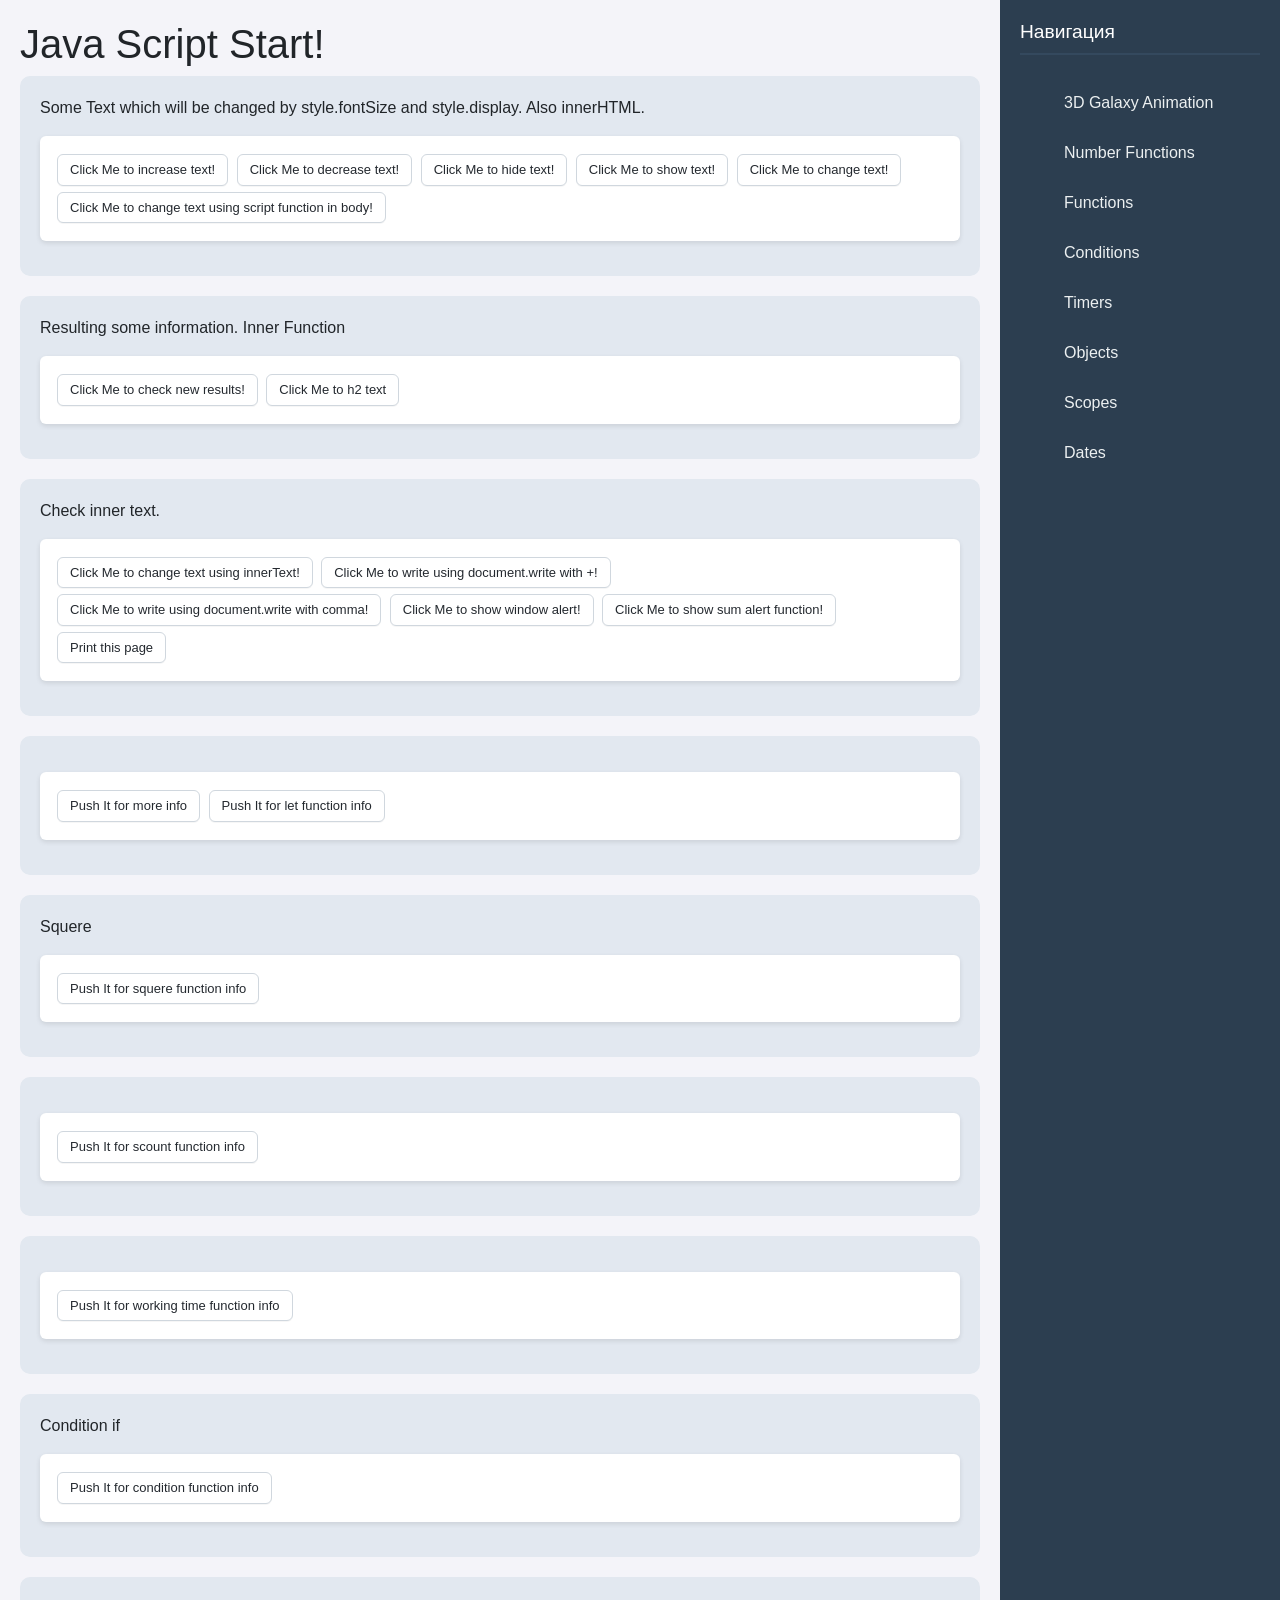
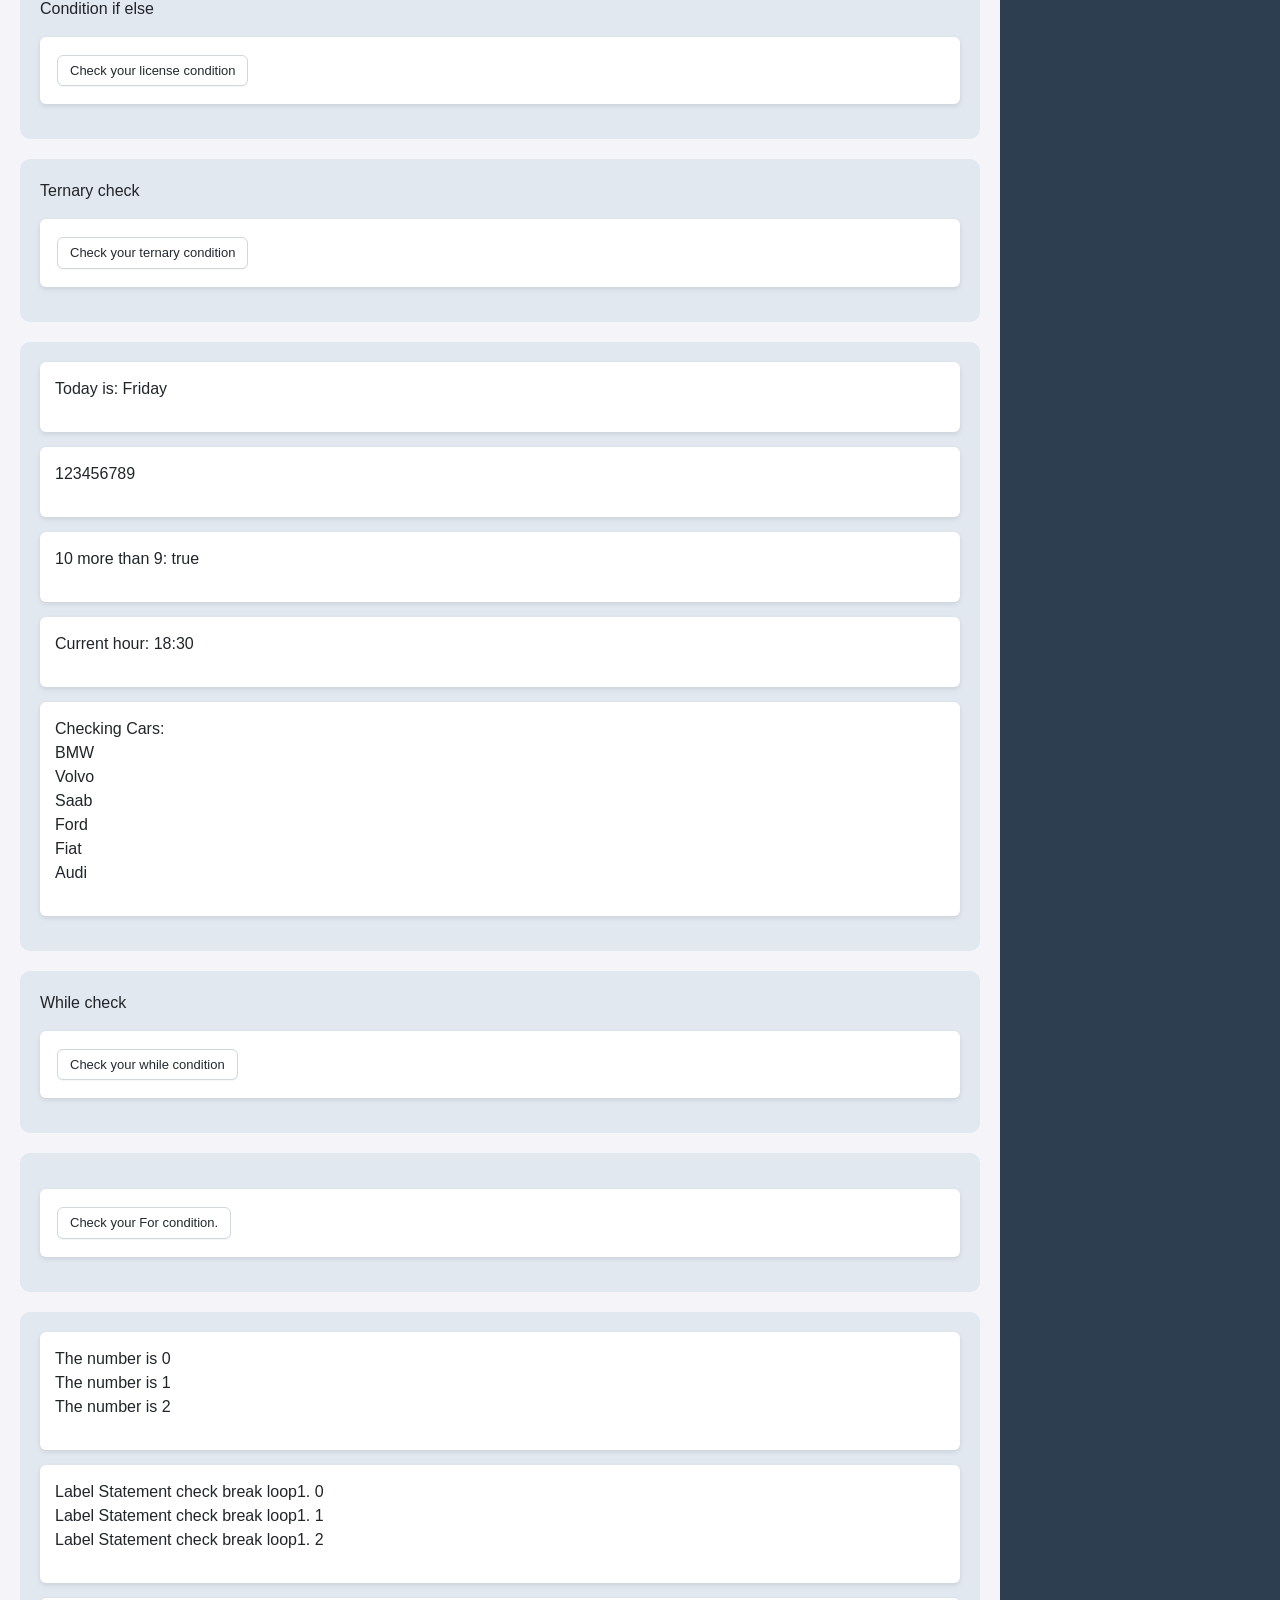
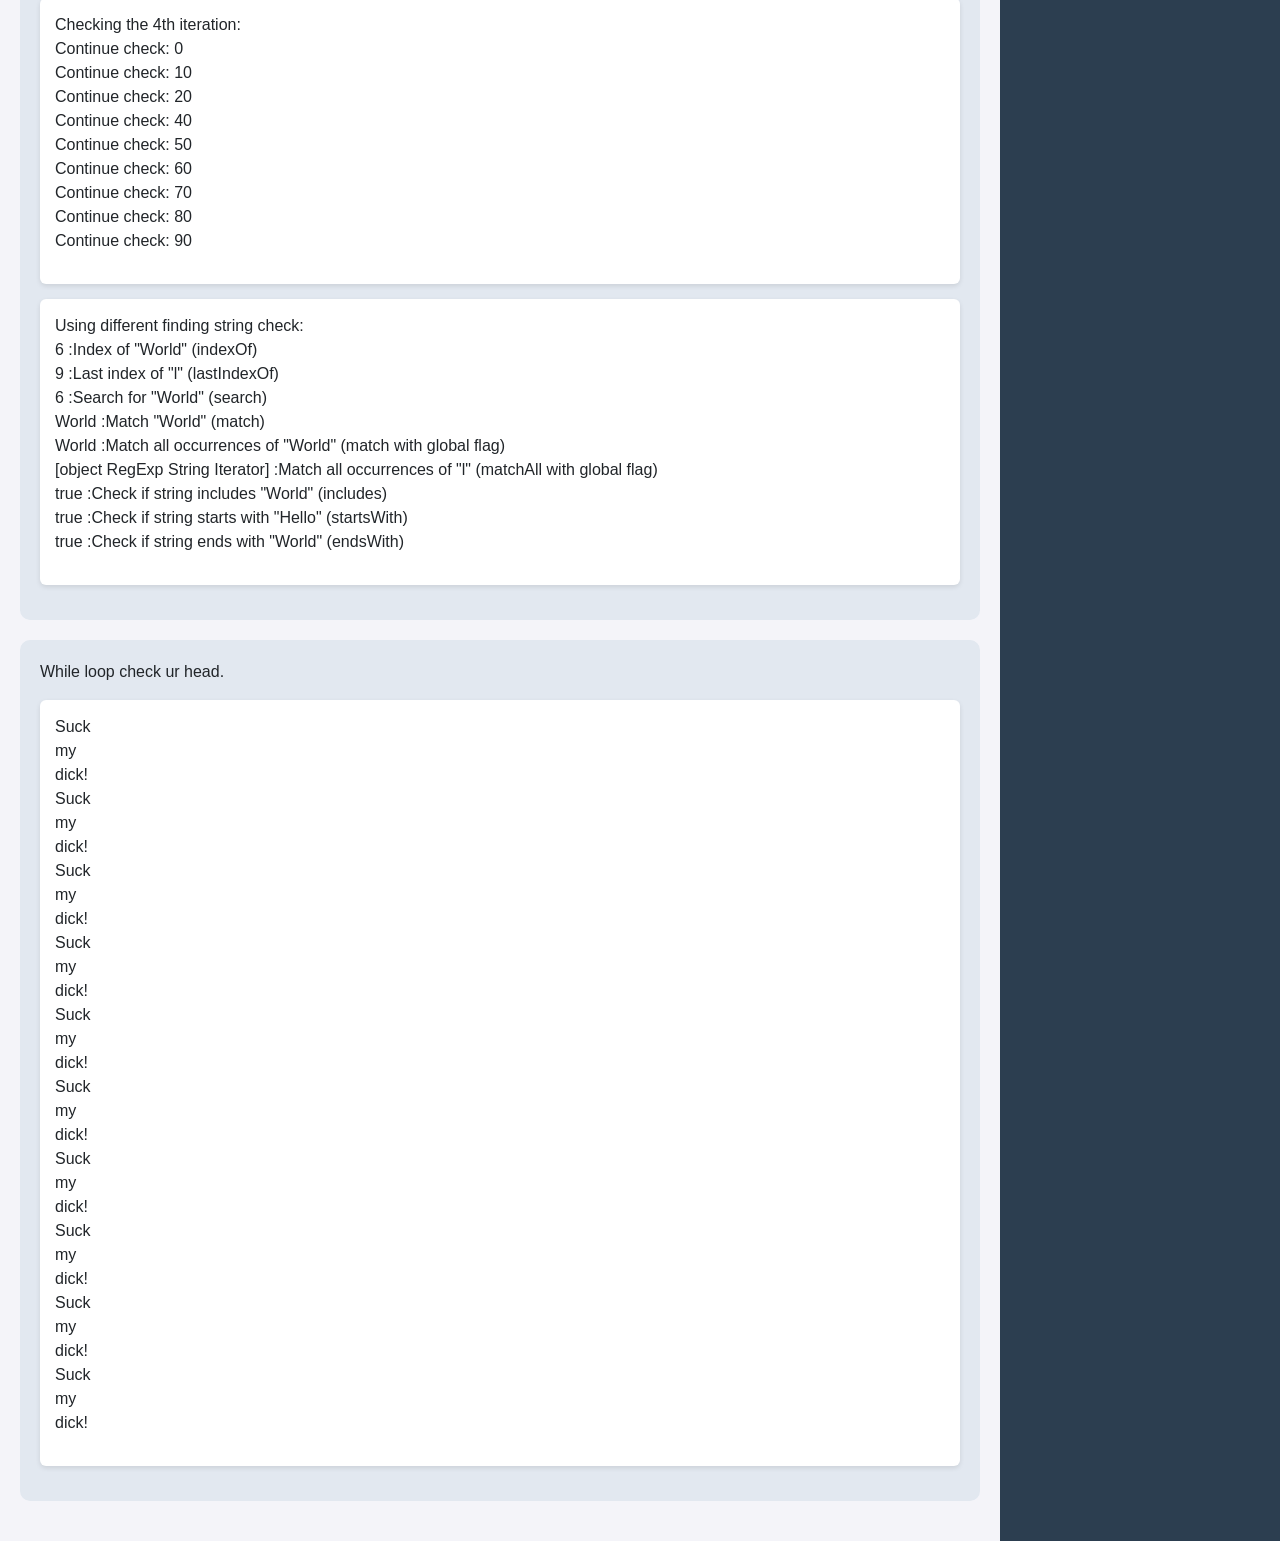
<file: index.html>
<!DOCTYPE html>
<html lang="en">
<head>
    <meta charset="UTF-8">
    <meta name="viewport" content="width=device-width, initial-scale=1.0">
    <link href="https://cdn.jsdelivr.net/npm/bootstrap@5.3.8/dist/css/bootstrap.min.css" rel="stylesheet" integrity="sha384-sRIl4kxILFvY47J16cr9ZwB07vP4J8+LH7qKQnuqkuIAvNWLzeN8tE5YBujZqJLB" crossorigin="anonymous">
    <link rel="stylesheet" href="static/sidebar.css">
    <script src="scripts/script.js" defer></script>
    <script src="scripts/script2.js"defer></script>
    <script src="scripts/loops.js" defer></script>
    <script src="scripts/string.js" defer></script>
    <script src="scripts/main.js" defer></script>
    <title>Java Script Start!</title>
</head>
<body>

    <div class="layout">
    <main class="main-content">
    <h1>Java Script Start!</h1>
    
    <div class="parent-block">
      <p id="demo">Some Text which will be changed by style.fontSize and style.display. Also innerHTML.</p>
      <div class="child-block">
        <button type="button" onclick="document.getElementById('demo').style.fontSize = '25px'">Click Me to increase text!</button>
        <button type="button" onclick="document.getElementById('demo').style.fontSize = '10px'">Click Me to decrease text!</button>
        <button type="button" onclick="document.getElementById('demo').style.display = 'none'">Click Me to hide text!</button>
        <button type="button" onclick="document.getElementById('demo').style.display = 'block'">Click Me to show text!</button>
        <button type="button" onclick="functionToChangeText()">Click Me to change text!</button>
        <button type="button" onclick="functionToChangeText2()">Click Me to change text using script function in body!</button>
      </div>
    </div>

    <div class ="parent-block">
      <p id="result">Resulting some information. Inner Function</p>
      <div class="child-block">
        <button type="button" onclick="CheckNewFile()">Click Me to check new results!</button>
        <button type="button" onclick="innerFunction()">Click Me to h2 text </button>
      </div>
    </div>

    <div class="parent-block">
      <p id="text">Check inner text.</p>  
      <div class="child-block">
        <button type="button" onclick="functionToChangeText3()">Click Me to change text using innerText!</button>
        <button type="button" onclick="write(5 + 6)">Click Me to write using document.write with +!</button>
        <button type="button" onclick="write(5, 6)">Click Me to write using document.write with comma!</button>
        <button type="button" onclick="windowAlert()">Click Me to show window alert!</button>
        <button type="button" onclick="alertFunction()">Click Me to show sum alert function!</button>
        <button onclick="window.print()">Print this page</button>
      </div>
    </div>

    <div class="parent-block">
      <p id="age"></p>
      <div class="child-block">
        <button type="button" onclick="textFunction()">Push It for more info</button>
        <button type="button" onclick="letFunction()">Push It for let function info</button>
      </div>
    </div>

    <div class="parent-block">
      <p id="squere">Squere</p>
      <div class="child-block">
        <button type="button" onclick="SqureFunction(a, b)">Push It for squere function info</button>
      </div>
    </div>

    <div class="parent-block">
      <p id="scount"></p> 
      <div class="child-block">
        <button type="button" onclick="scount()">Push It for scount function info</button>
      </div>
    </div>

    <div class="parent-block">
      <p id="workingTime"></p>
      <div class="child-block">
        <button type="button" onclick="workingTime()">Push It for working time function info</button>
      </div>
    </div>

    <div class="parent-block">
      <p id="condition">Condition if</p>
      <div class="child-block">
        <button type="button" onclick="Condition()">Push It for condition function info</button>
      </div>
    </div>

    <div class="parent-block">
      <p id="condition2">Condition if else</p>
      <div class="child-block">
        <button type="button" onclick="licenseCheck()">Check your license condition</button>
      </div>
    </div>

    <div class="parent-block">
      <p id="ternary">Ternary check</p>
      <div class="child-block">
        <button type="button" onclick="ternaryCheck()">Check your ternary condition</button>
      </div>
    </div>

    <div class="parent-block">
      <div class="child-block">
        <p id="switch"></p>
      </div>
      <div class="child-block">
        <p id="boolean"></p>
      </div>
      <div class="child-block">
        <p id="boolean2"></p>
      </div>
      <div class="child-block">
        <p id="hour">What time is now</p>
      </div>
      <div class="child-block">
        <p id="loopsCheck">Loops check</p>
      </div>
    </div>
    
    <div class="parent-block">
      <p id="whileCheck">While check</p>
      <div class="child-block">
        <button type="button" onclick="whileCheck(event)">Check your while condition</button>
      </div>
    </div>

    <div class="parent-block">
      <p id="forLoops"></p>
      <div class="child-block">
        <button type="button" onclick="forCheck(event)">Check your For condition.</button>
      </div>
    </div>

    <div class="parent-block">
      <div class="child-block">
        <p id="break"></p>
      </div>
      <div class="child-block">
        <p id="labelState"></p>
      </div>
      <div class="child-block">
        <p id="continue"></p>
      </div>
      <div class="child-block">
        <p id="string"></p>
      </div>
    </div>
    <div class="parent-block">
      <p>While loop check ur head.</p>
      <div class="child-block">
        <p id="whileLoop"></p>
      </div>
    </div>
    </main>

    <aside class="sidebar">
      <h2>Навигация</h2>
      <ul class="sidebar-nav">
        <li><a href="galaxy.html">3D Galaxy Animation</a></li>
        <li><a href="number.html">Number Functions</a></li>
        <li><a href="function.html">Functions</a></li>
        <li><a href="condition.html">Conditions</a></li>
        <li><a href="timers.html">Timers</a></li>
        <li><a href="objects.html">Objects</a></li>
        <li><a href="scope.html">Scopes</a></li>
        <li><a href="date.html">Dates</a></li>
      </ul>
    </aside>
    </div>

</body>
</html>
</file>
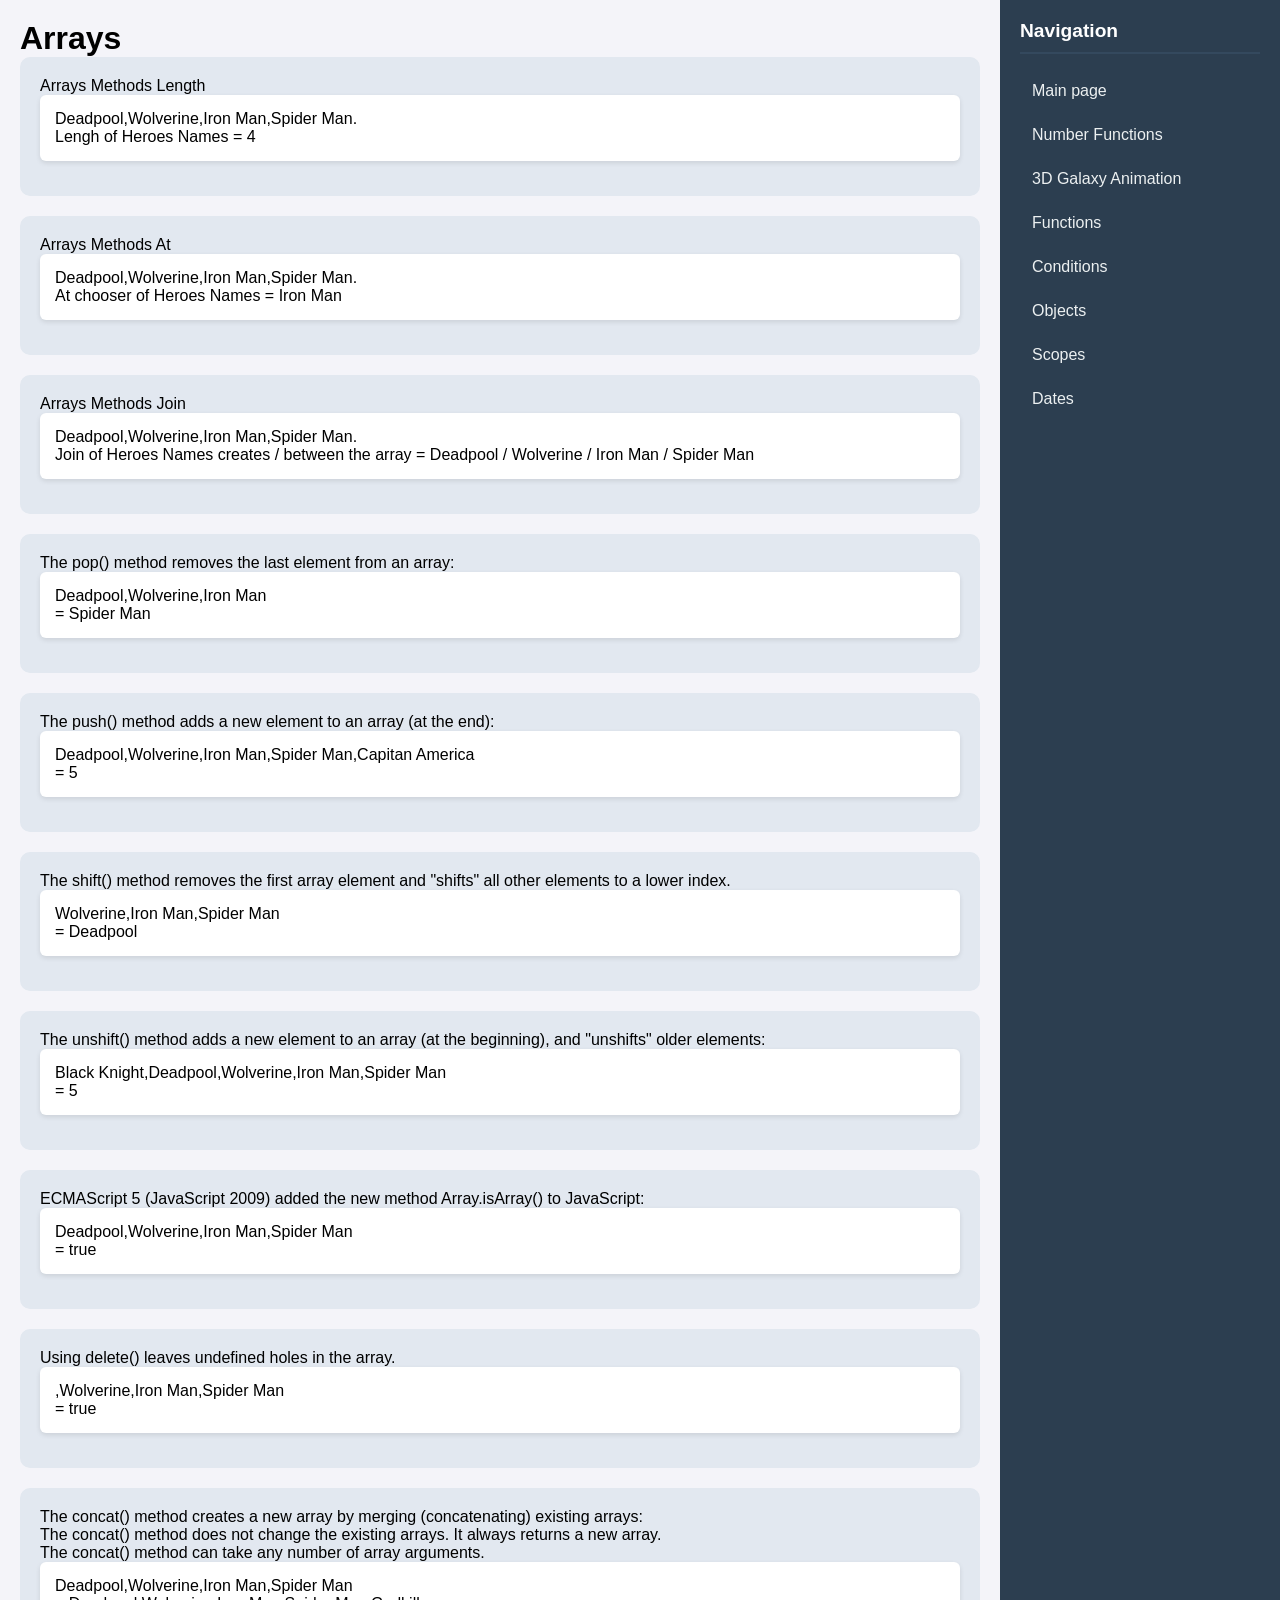
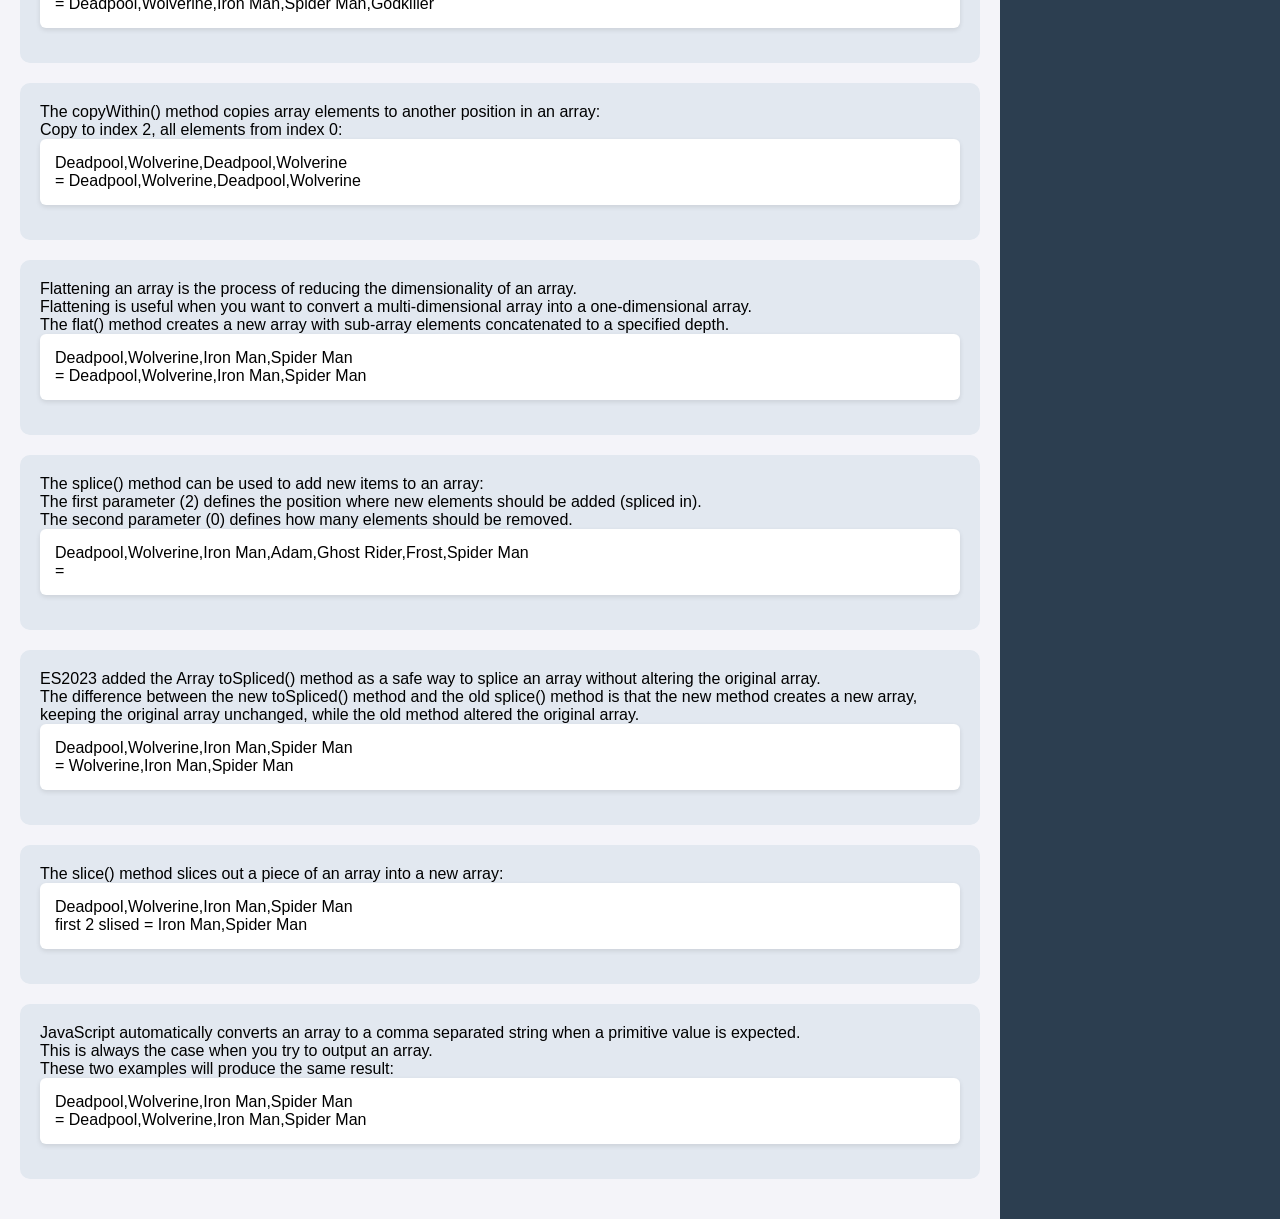
<file: array.html>
<!DOCTYPE html>
<html lang="ru">
<head>
  <meta charset="UTF-8">
  <title>Number</title>
  <!-- Подключаем общий CSS -->
  <link rel="stylesheet" href="static/sidebar.css">
  <script src="scripts/array.js" defer></script>
  <script src="scripts/main.js" defer></script>
</head>
<body>
    
  <div class="layout">
    <!-- Уникальный контент текущей страницы -->
    <main class="main-content">
      <h1>Arrays</h1>
      <div class="parent-block"> 
        <p>Arrays Methods Length</p>
        <div class="child-block">
          <p id="arrayLength"></p>
        </div>
      </div>
      <div class="parent-block"> 
        <p>Arrays Methods At</p>
        <div class="child-block">
          <p id="arrayAt"></p>
        </div>
      </div>
      <div class="parent-block"> 
        <p>Arrays Methods Join</p>
        <div class="child-block">
          <p id="arrayJoin"></p>
        </div>
      </div>
      <div class="parent-block"> 
        <p>The pop() method removes the last element from an array:</p>
        <div class="child-block">
          <p id="arrayPop"></p>
        </div>
      </div>
      <div class="parent-block"> 
        <p>The push() method adds a new element to an array (at the end):</p>
        <div class="child-block">
          <p id="arrayPush"></p>
        </div>
      </div>
      <div class="parent-block"> 
        <p>The shift() method removes the first array element and "shifts" all other elements to a lower index.</p>
        <div class="child-block">
          <p id="arrayShift"></p>
        </div>
      </div>
      <div class="parent-block"> 
        <p>The unshift() method adds a new element to an array (at the beginning), and "unshifts" older elements:</p>
        <div class="child-block">
          <p id="arrayUnshift"></p>
        </div>
      </div>
      <div class="parent-block"> 
        <p>ECMAScript 5 (JavaScript 2009) added the new method Array.isArray() to JavaScript:</p>
        <div class="child-block">
          <p id="arrayIsArray"></p>
        </div>
      </div>
      <div class="parent-block"> 
        <p>Using delete() leaves undefined holes in the array.</p>
        <div class="child-block">
          <p id="arrayDelete"></p>
        </div>
      </div>
      <div class="parent-block"> 
        <p>The concat() method creates a new array by merging (concatenating) existing arrays:</p>
        <p>The concat() method does not change the existing arrays. It always returns a new array.</p>
        <p>The concat() method can take any number of array arguments.</p>
        <div class="child-block">
          <p id="arrayConcat"></p>
        </div>
      </div>
      <div class="parent-block"> 
        <p>The copyWithin() method copies array elements to another position in an array:</p>
        <p>Copy to index 2, all elements from index 0:</p>
        <div class="child-block">
          <p id="arrayCopyWithin"></p>
        </div>
      </div>
      <div class="parent-block"> 
        <p>Flattening an array is the process of reducing the dimensionality of an array.</p>
        <p>Flattening is useful when you want to convert a multi-dimensional array into a one-dimensional array.</p>
        <p>The flat() method creates a new array with sub-array elements concatenated to a specified depth.</p>
        <div class="child-block">
          <p id="arrayFlat"></p>
        </div>
      </div>
      <div class="parent-block"> 
        <p>The splice() method can be used to add new items to an array:</p>
        <p>The first parameter (2) defines the position where new elements should be added (spliced in).</p>
        <p>The second parameter (0) defines how many elements should be removed.</p>
        <div class="child-block">
          <p id="arraySplice"></p>
        </div>
      </div>
      <div class="parent-block"> 
        <p>ES2023 added the Array toSpliced() method as a safe way to splice an array without altering the original array.</p>
        <p>The difference between the new toSpliced() method and the old splice() method is that the new method creates a new array, keeping the original array unchanged, while the old method altered the original array.</p>
        <div class="child-block">
          <p id="arrayToSpliced"></p>
        </div>
      </div>
      <div class="parent-block"> 
        <p>The slice() method slices out a piece of an array into a new array:</p>
        <div class="child-block">
          <p id="arraySlice"></p>
        </div>
      </div>
      <div class="parent-block"> 
        <p>JavaScript automatically converts an array to a comma separated string when a primitive value is expected.</p>
        <p>This is always the case when you try to output an array.</p>
        <p>These two examples will produce the same result:</p>
        <div class="child-block">
          <p id="arrayToString"></p>
        </div>
      </div>



    </main>


    <!-- Общий сайдбар -->
    <aside class="sidebar">
      <h2>Navigation</h2>
      <ul class="sidebar-nav">
        <li><a href="index.html">Main page</a></li>
        <li><a href="number.html">Number Functions</a></li>
        <li><a href="galaxy.html">3D Galaxy Animation</a></li>
        <li><a href="function.html">Functions</a></li>
        <li><a href="condition.html">Conditions</a></li>
        <li><a href="objects.html">Objects</a></li>
        <li><a href="scope.html">Scopes</a></li>
        <li><a href="date.html">Dates</a></li>
      </ul>
    </aside>
  </div>

</body>
</html>
</file>
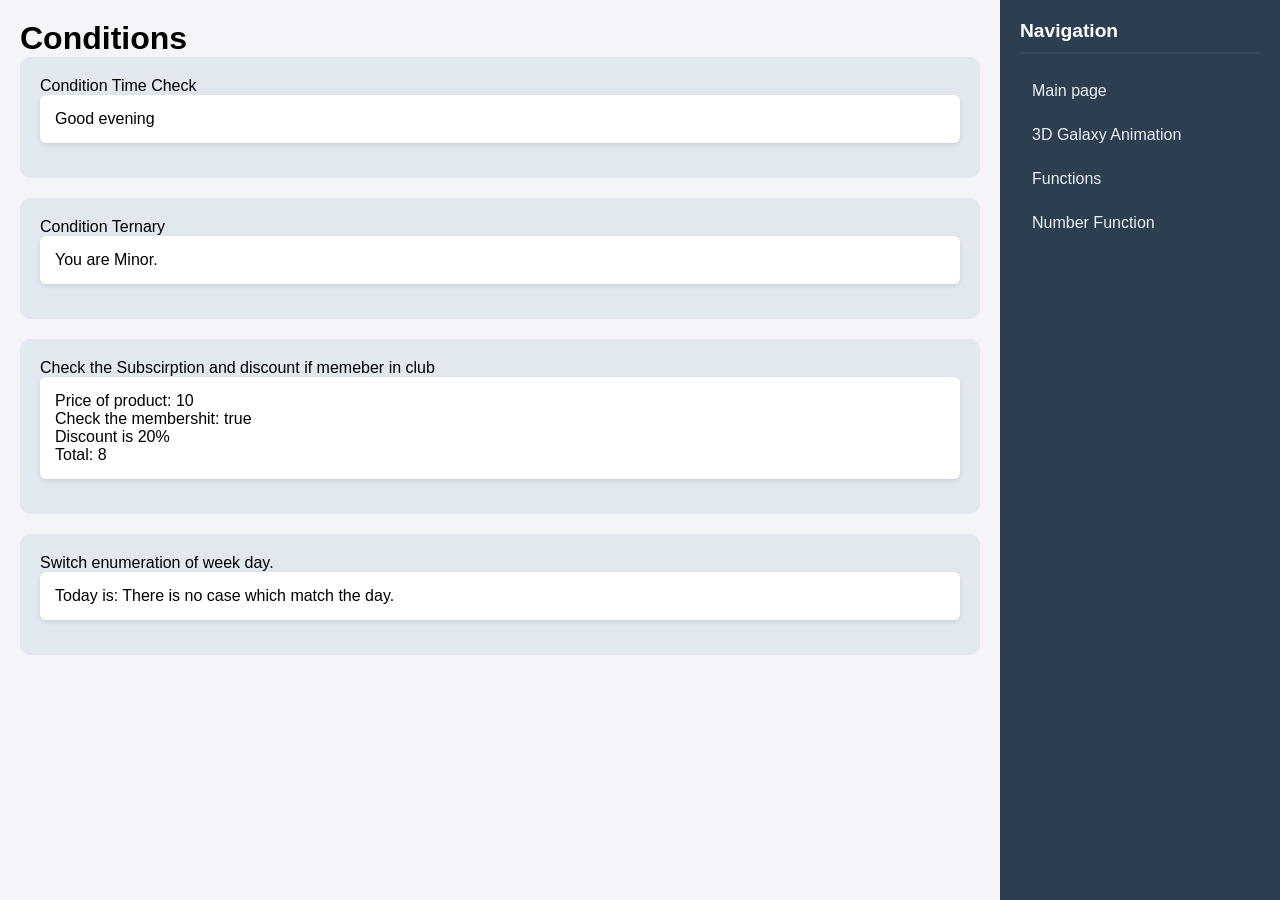
<file: condition.html>
<!DOCTYPE html>
<html lang="ru">
<head>
  <meta charset="UTF-8">
  <title>Number</title>
  <!-- Подключаем общий CSS -->
  <link rel="stylesheet" href="static/sidebar.css">
  <script src="scripts/conditions.js" defer></script>
  <script src="scripts/main.js" defer></script>
</head>
<body>
    
  <div class="layout">
    <!-- Уникальный контент текущей страницы -->
    <main class="main-content">
      <h1>Conditions</h1>
      <div class="parent-block"> 
        <p>Condition Time Check</p>
        <div class="child-block">
          <p id="conditionDateHours"></p>
        </div>
      </div>
      <div class="parent-block"> 
        <p>Condition Ternary</p>
        <div class="child-block">
          <p id="conditionTernary"></p>
        </div>
      </div>
      <div class="parent-block"> 
        <p>Check the Subscirption and discount if memeber in club</p>
        <div class="child-block">
          <p id="conditionTernarySub"></p>
        </div>
      </div>
      <div class="parent-block"> 
        <p>Switch enumeration of week day.</p>
        <div class="child-block">
          <p id="conditionSwitch"></p>
        </div>
      </div>
    </main>


    <!-- Общий сайдбар -->
    <aside class="sidebar">
      <h2>Navigation</h2>
      <ul class="sidebar-nav">
        <li><a href="index.html">Main page</a></li>
        <li><a href="galaxy.html">3D Galaxy Animation</a></li>
        <li><a href="function.html">Functions</a></li>
        <li><a href="number.html">Number Function</a></li>
      </ul>
    </aside>
  </div>

</body>
</html>
</file>
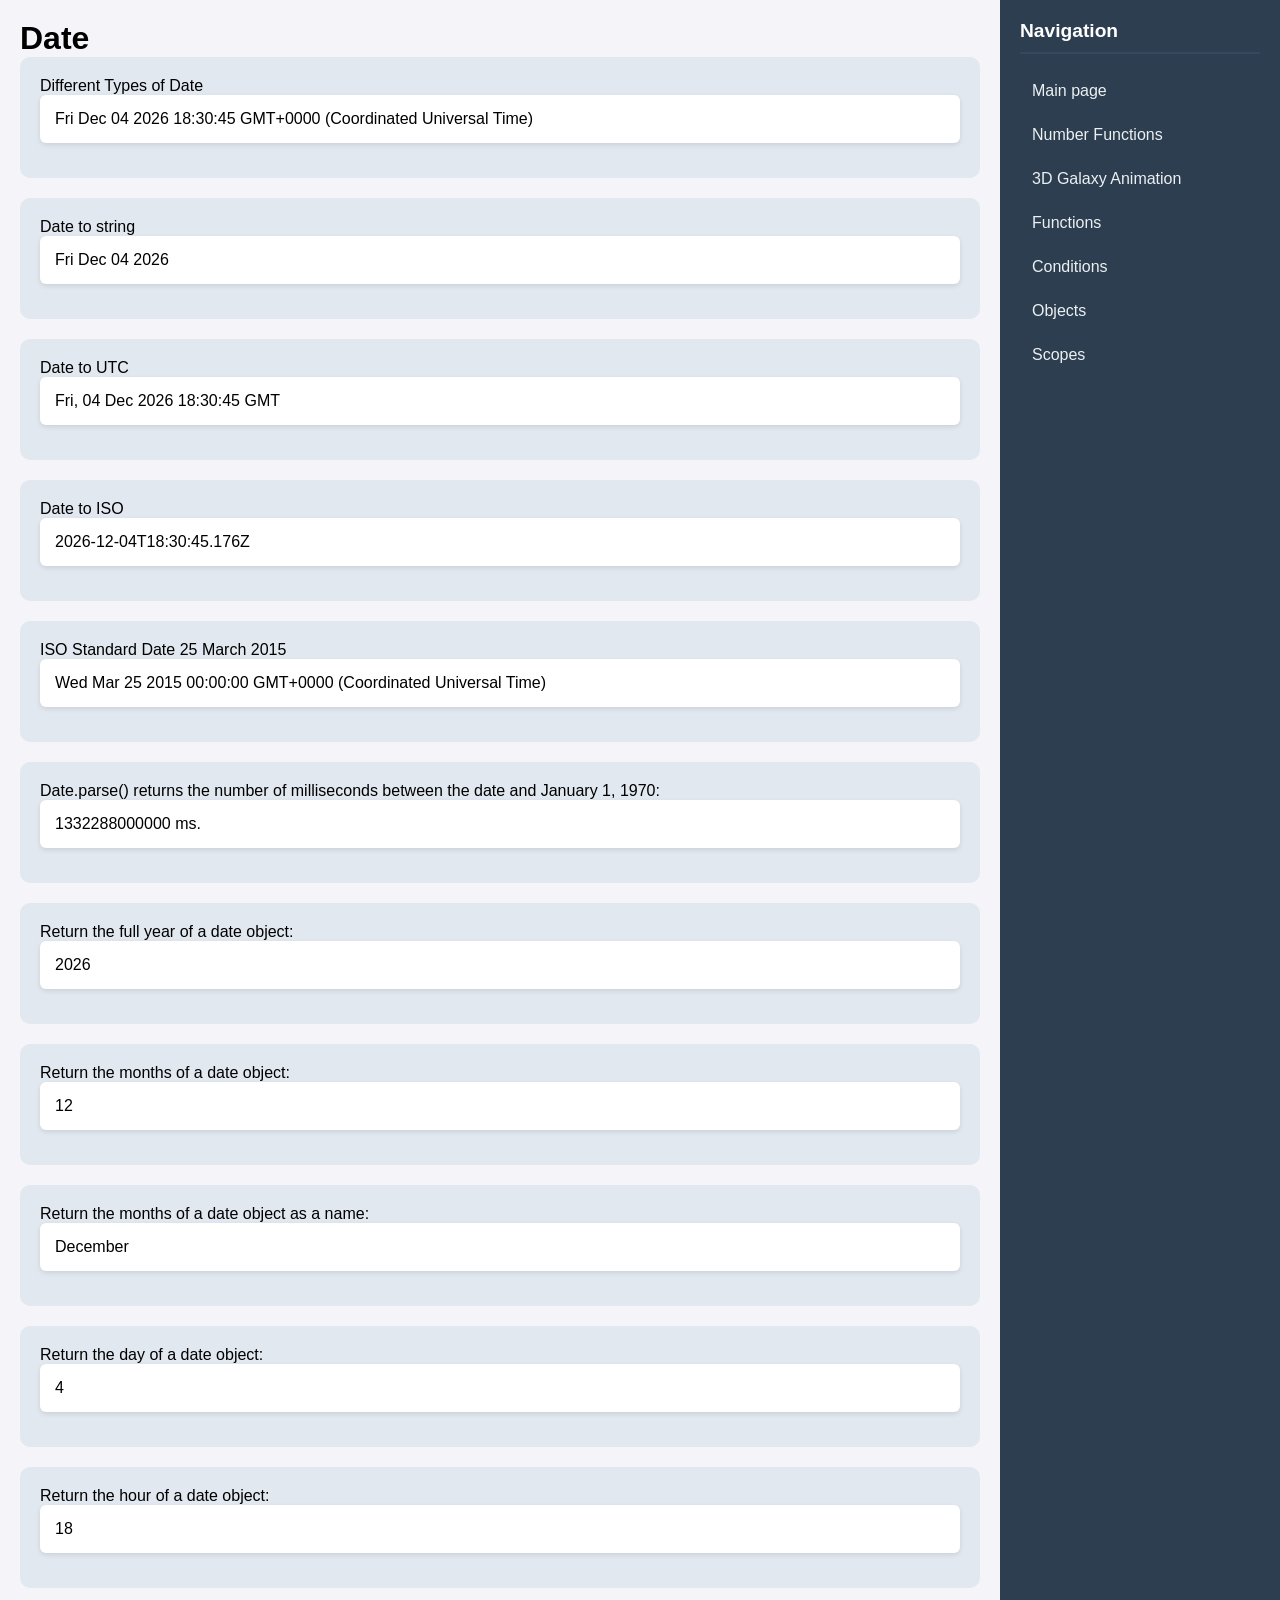
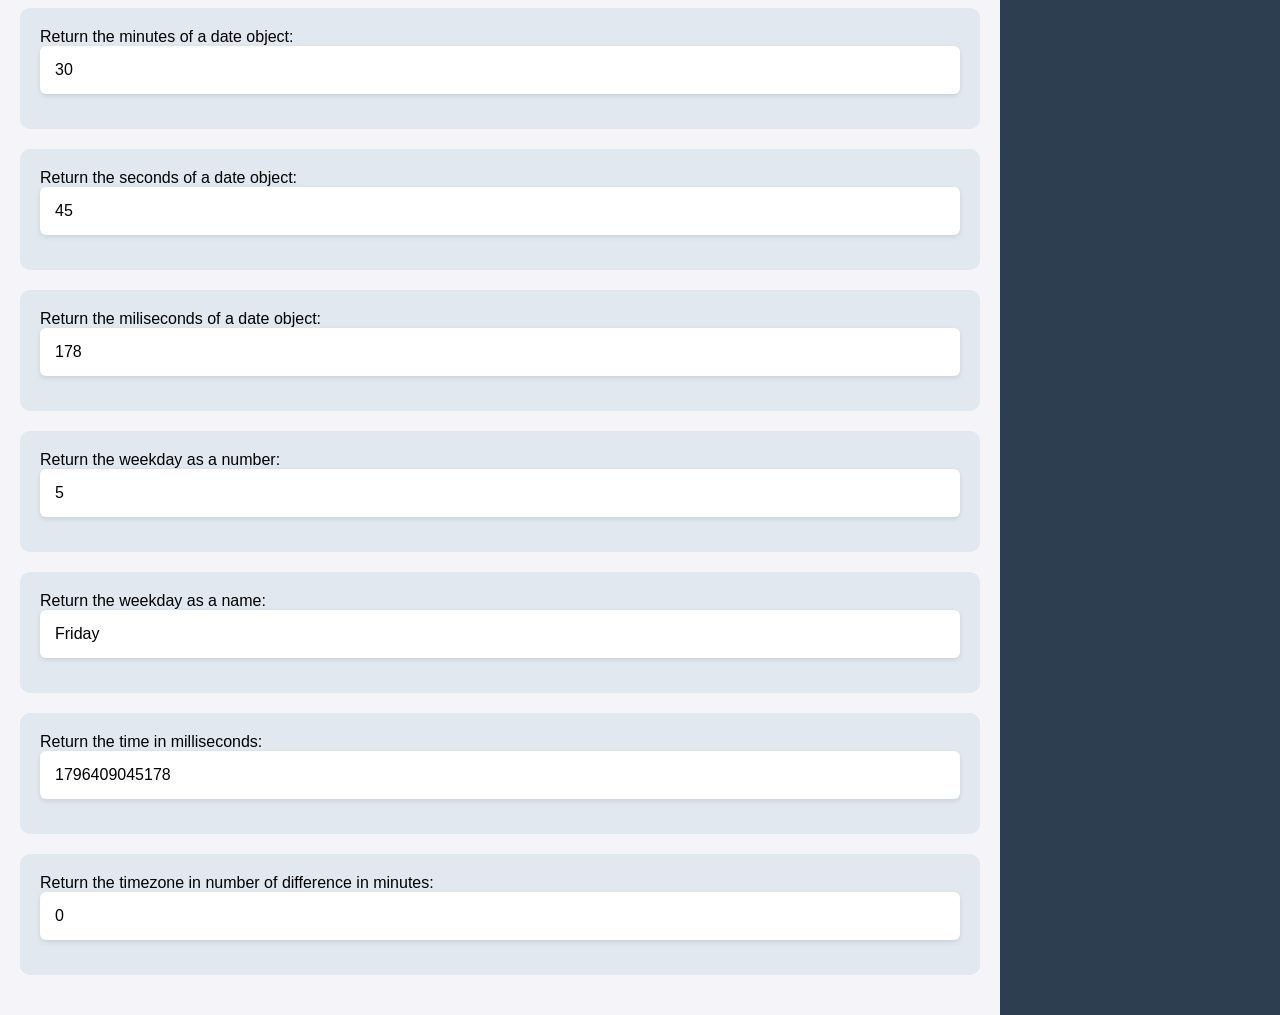
<file: date.html>
<!DOCTYPE html>
<html lang="ru">
<head>
  <meta charset="UTF-8">
  <title>Date</title>
  <!-- Подключаем общий CSS -->
  <link rel="stylesheet" href="static/sidebar.css">
  <script src="scripts/date.js" defer></script>
  <script src="scripts/main.js" defer></script>
</head>
<body>

  <div class="layout">
    <!-- Уникальный контент текущей страницы -->
    <main class="main-content">
      <h1>Date</h1>
      <div class="parent-block"> 
        <p>Different Types of Date</p>
        <div class="child-block">
          <p id="allDate"></p>
        </div>
      </div>
      <div class="parent-block"> 
        <p>Date to string</p>
        <div class="child-block">
          <p id="dateToString"></p>
        </div>
      </div>
      <div class="parent-block"> 
        <p>Date to UTC</p>
        <div class="child-block">
          <p id="dateToUTC"></p>
        </div>
      </div>
      <div class="parent-block"> 
        <p>Date to ISO</p>
        <div class="child-block">
          <p id="dateToISO"></p>
        </div>
      </div>
      <div class="parent-block"> 
        <p>ISO Standard Date 25 March 2015 </p>
        <div class="child-block">
          <p id="dateISO"></p>
        </div>
      </div>
      <div class="parent-block"> 
        <p>Date.parse() returns the number of milliseconds between the date and January 1, 1970:</p>
        <div class="child-block">
          <p id="dateParse"></p>
        </div>
      </div>
      <div class="parent-block"> 
        <p>Return the full year of a date object:</p>
        <div class="child-block">
          <p id="dateFullYear"></p>
        </div>
      </div>
      <div class="parent-block"> 
        <p>Return the months of a date object:</p>
        <div class="child-block">
          <p id="dateGetMonth"></p>
        </div>
      </div>
      <div class="parent-block"> 
        <p>Return the months of a date object as a name:</p>
        <div class="child-block">
          <p id="dateGetMonthEach"></p>
        </div>
      </div>
      <div class="parent-block"> 
        <p>Return the day of a date object:</p>
        <div class="child-block">
          <p id="dateGetDate"></p>
        </div>
      </div>
      <div class="parent-block"> 
        <p>Return the hour of a date object:</p>
        <div class="child-block">
          <p id="dateGetHour"></p>
        </div>
      </div>
      <div class="parent-block"> 
        <p>Return the minutes of a date object:</p>
        <div class="child-block">
          <p id="dateGetMinute"></p>
        </div>
      </div>
      <div class="parent-block"> 
        <p>Return the seconds of a date object:</p>
        <div class="child-block">
          <p id="dateGetSecond"></p>
        </div>
      </div>
      <div class="parent-block"> 
        <p>Return the miliseconds of a date object:</p>
        <div class="child-block">
          <p id="dateGetMillisecond"></p>
        </div>
      </div>
      <div class="parent-block"> 
        <p>Return the weekday as a number:</p>
        <div class="child-block">
          <p id="dateGetDay"></p>
        </div>
      </div>
      <div class="parent-block"> 
        <p>Return the weekday as a name:</p>
        <div class="child-block">
          <p id="dateGetDayWeek"></p>
        </div>
      </div>
      <div class="parent-block"> 
        <p>Return the time in milliseconds:</p>
        <div class="child-block">
          <p id="dateGetTime"></p>
        </div>
      </div>
      <div class="parent-block"> 
        <p>Return the timezone in number of difference in minutes:</p>
        <div class="child-block">
          <p id="dateGetTimezoneOffset"></p>
        </div>
      </div>


    </main>


    <!-- Общий сайдбар -->
    <aside class="sidebar">
      <h2>Navigation</h2>
      <ul class="sidebar-nav">
        <li><a href="index.html">Main page</a></li>
        <li><a href="number.html">Number Functions</a></li>
        <li><a href="galaxy.html">3D Galaxy Animation</a></li>
        <li><a href="function.html">Functions</a></li>
        <li><a href="condition.html">Conditions</a></li>
        <li><a href="objects.html">Objects</a></li>
        <li><a href="scope.html">Scopes</a></li>
      </ul>
    </aside>
  </div>

</body>
</html>
</file>
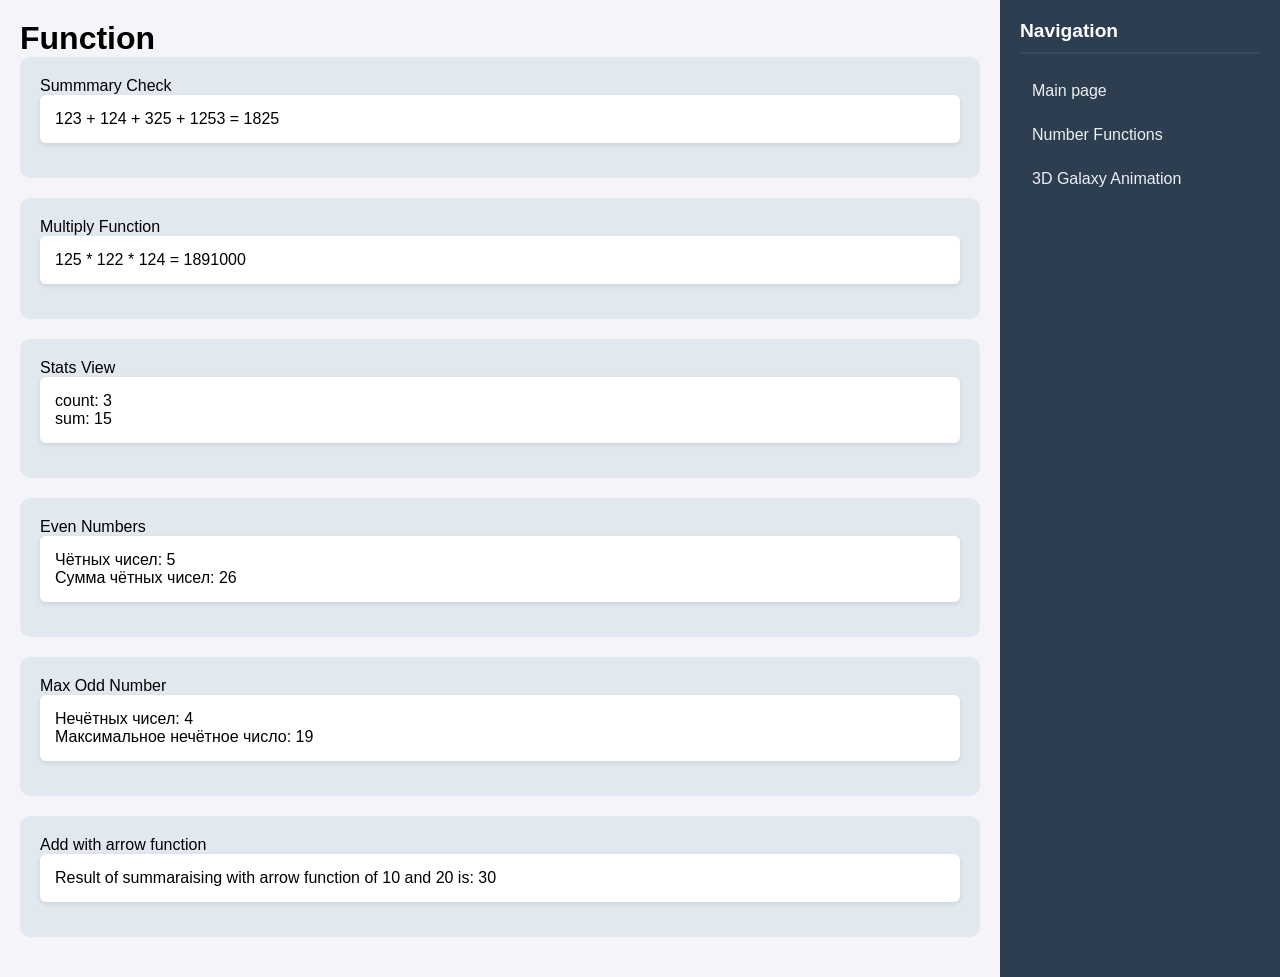
<file: function.html>
<!DOCTYPE html>
<html lang="ru">
<head>
  <meta charset="UTF-8">
  <title>Function</title>
  <!-- Подключаем общий CSS -->
  <link rel="stylesheet" href="static/sidebar.css">
  <script src="scripts/function.js" defer></script>
  <script src="scripts/arrowfunction.js" defer></script>
  <script src="scripts/main.js" defer></script>
</head>
<body>

  <div class="layout">
    <!-- Уникальный контент текущей страницы -->
    <main class="main-content">
      <h1>Function</h1>
      <div class="parent-block"> 
        <p>Summmary Check</p>
        <div class="child-block">
          <p id="sumAll">This is a simple function page.</p>
        </div>
      </div>
      <div class="parent-block"> 
        <p>Multiply Function</p>
        <div class="child-block">
          <p id="multiplyAll"></p>
        </div>
      </div>
      <div class="parent-block"> 
        <p>Stats View</p>
        <div class="child-block">
          <p id="getPositiveStats"></p>
        </div>
      </div>
      <div class="parent-block"> 
        <p>Even Numbers</p>
        <div class="child-block">
          <p id="getEvenStats"></p>
        </div>
      </div>
      <div class="parent-block"> 
        <p>Max Odd Number</p>
        <div class="child-block">
          <p id="getStats"></p>
        </div>
      </div>
      <div class="parent-block"> 
        <p>Add with arrow function</p>
        <div class="child-block">
          <p id="arrowFunc"></p>
        </div>
      </div>

    </main>


    <!-- Общий сайдбар -->
    <aside class="sidebar">
      <h2>Navigation</h2>
      <ul class="sidebar-nav">
        <li><a href="index.html">Main page</a></li>
        <li><a href="number.html">Number Functions</a></li>
        <li><a href="galaxy.html">3D Galaxy Animation</a></li>
      </ul>
    </aside>
  </div>

</body>
</html>
</file>
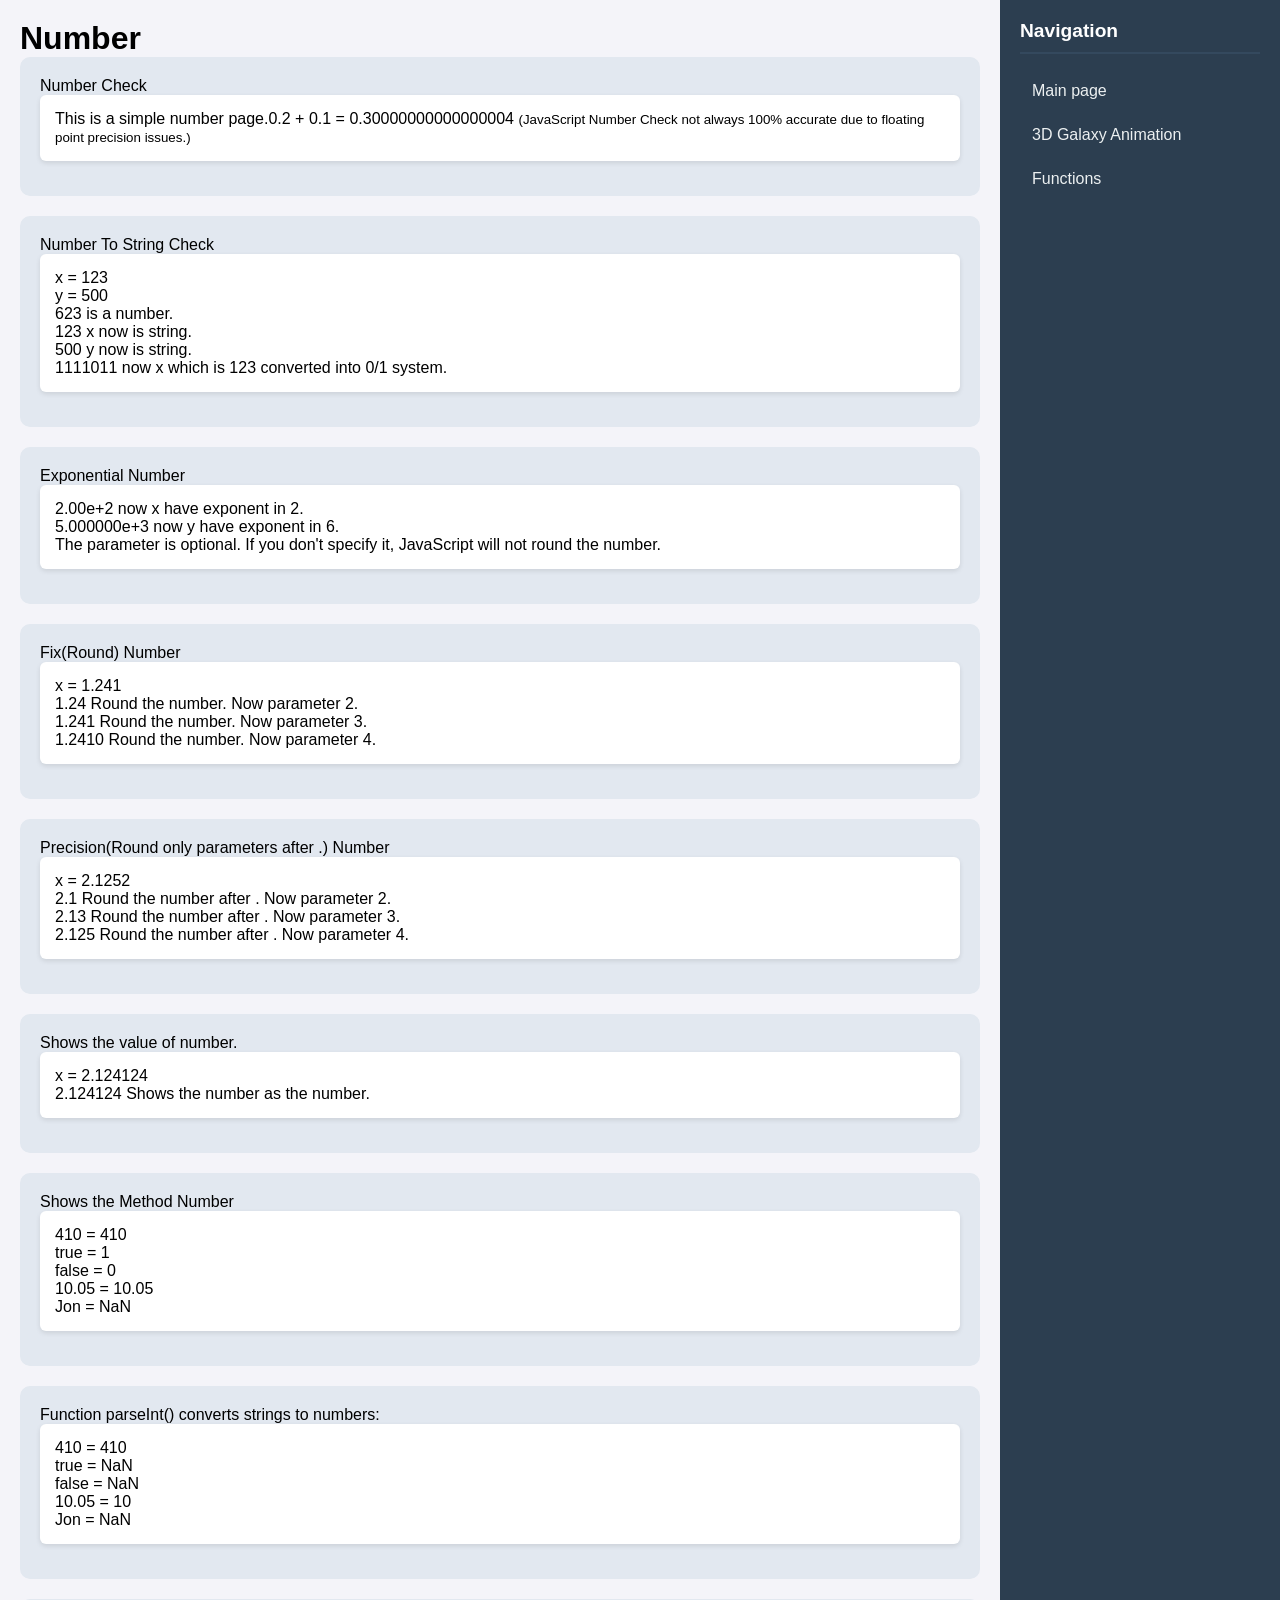
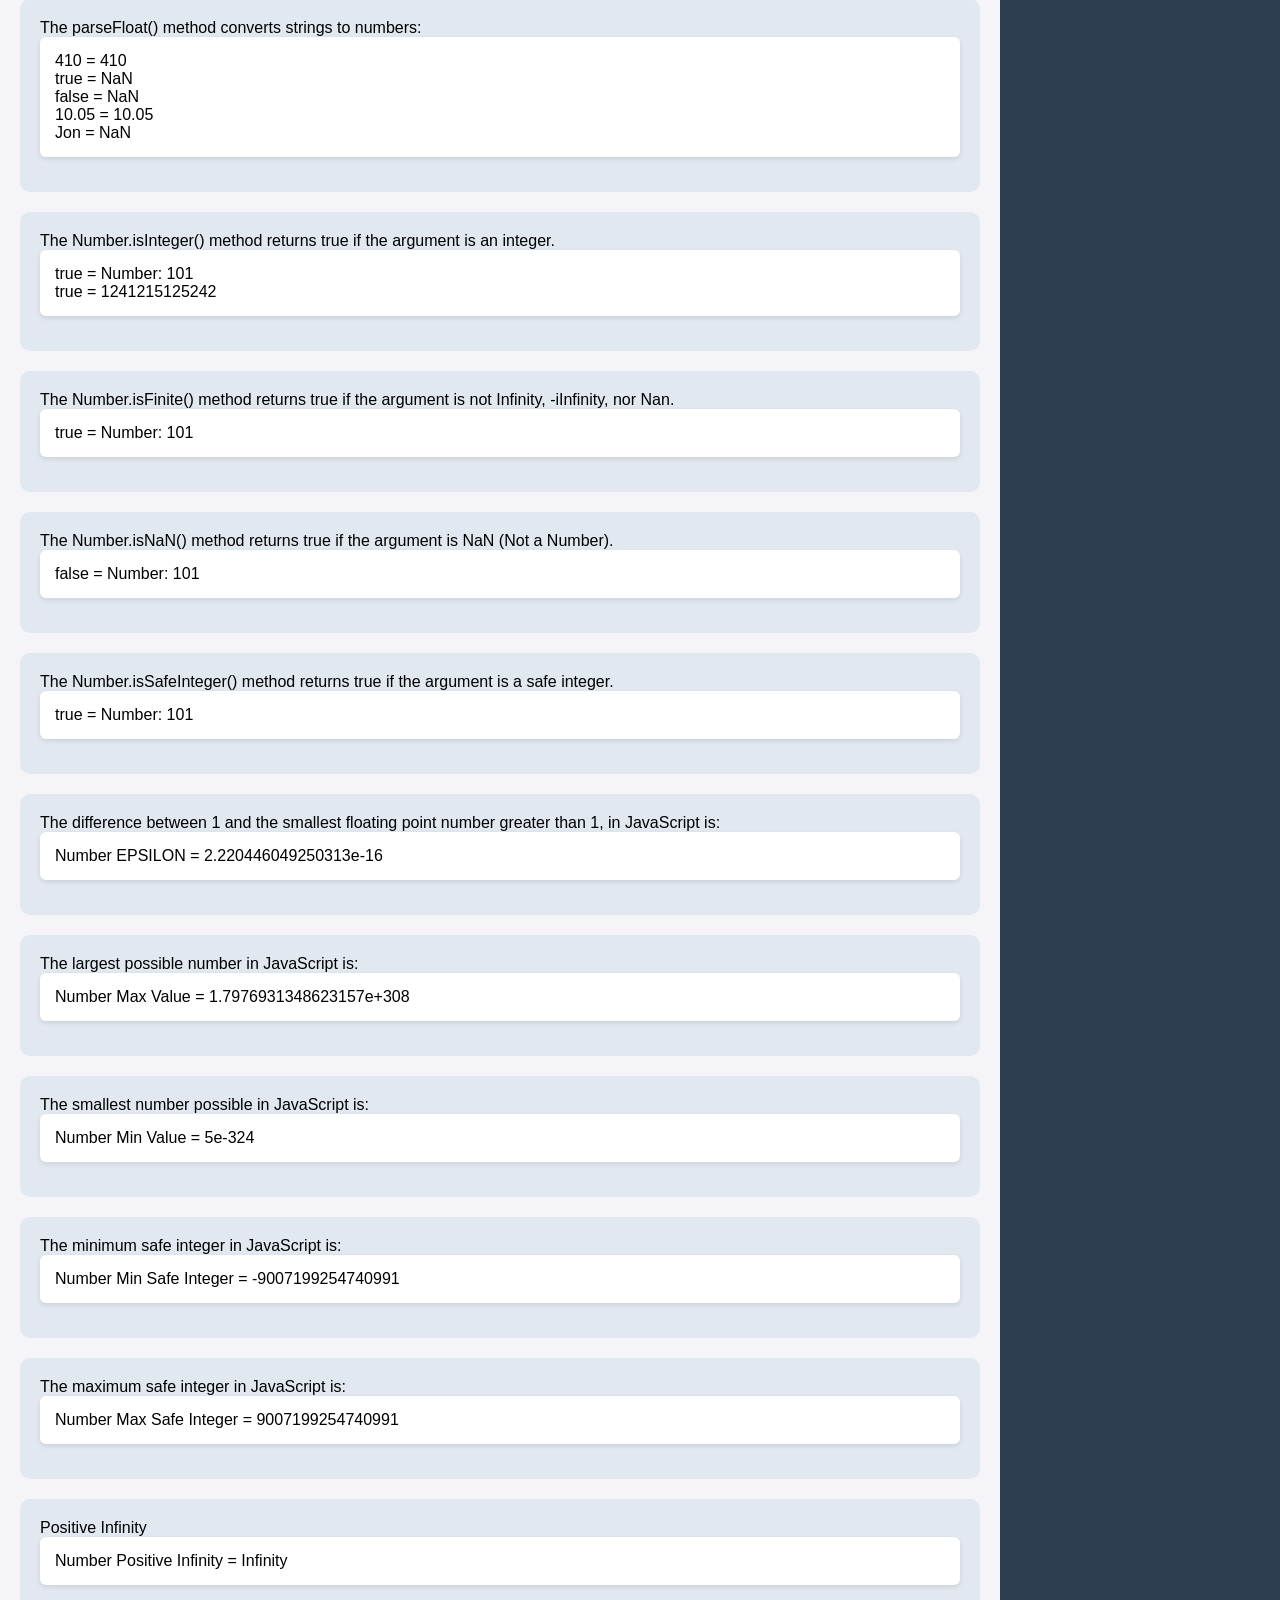
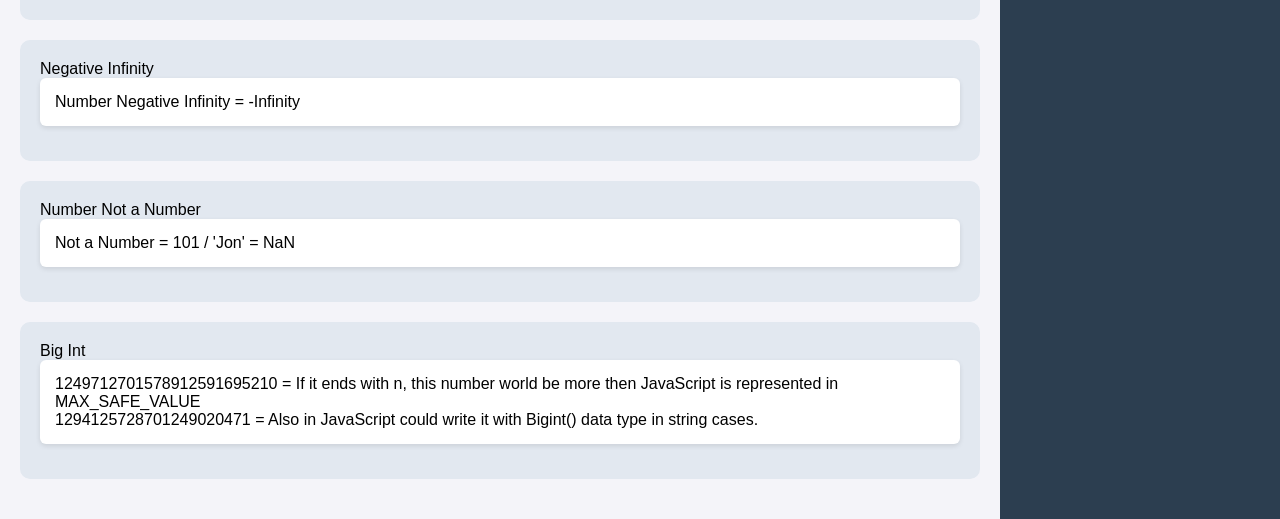
<file: number.html>
<!DOCTYPE html>
<html lang="ru">
<head>
  <meta charset="UTF-8">
  <title>Number</title>
  <!-- Подключаем общий CSS -->
  <link rel="stylesheet" href="static/sidebar.css">
  <script src="scripts/number.js" defer></script>
  <script src="scripts/main.js" defer></script>
</head>
<body>

  <div class="layout">
    <!-- Уникальный контент текущей страницы -->
    <main class="main-content">
      <h1>Number</h1>
      <div class="parent-block"> 
        <p>Number Check</p>
        <div class="child-block">
          <p id="number">This is a simple number page.</p>
        </div>
      </div>
      <div class="parent-block">
        <p>Number To String Check</p>
        <div class="child-block">
          <p id="numberToString">Converting Number to String</p>
        </div>
      </div>
      <div class="parent-block">
        <p>Exponential Number</p>
        <div class="child-block">
          <p id="numberExpo"></p>
        </div>
      </div>
      <div class="parent-block">
        <p>Fix(Round) Number</p>
        <div class="child-block">
          <p id="numberToFix"></p>
        </div>
      </div>
      <div class="parent-block">
        <p>Precision(Round only parameters after .) Number</p>
        <div class="child-block">
          <p id="numberToPrecision"></p>
        </div>
      </div>
      <div class="parent-block">
        <p>Shows the value of number.</p>
        <div class="child-block">
          <p id="numberValuesOf"></p>
        </div>
      </div>
      <div class="parent-block">
        <p>Shows the Method Number</p>
        <div class="child-block">
          <p id="numberMeth"></p>
        </div>
      </div>
      <div class="parent-block">
        <p>Function parseInt() converts strings to numbers:</p>
        <div class="child-block">
          <p id="numberParseInt"></p>
        </div>
      </div>
      <div class="parent-block">
        <p>The parseFloat() method converts strings to numbers:</p>
        <div class="child-block">
          <p id="numberParseFloat"></p>
        </div>
      </div>
      <div class="parent-block">
        <p>The Number.isInteger() method returns true if the argument is an integer.</p>
        <div class="child-block">
          <p id="numberIsInteger"></p>
        </div>
      </div>
      <div class="parent-block">
        <p>The Number.isFinite() method returns true if the argument is not Infinity, -iInfinity, nor Nan.</p>
        <div class="child-block">
          <p id="numberIsFinite"></p>
        </div>
      </div>
      <div class="parent-block">
        <p>The Number.isNaN() method returns true if the argument is NaN (Not a Number).</p>
        <div class="child-block">
          <p id="numberIsNaN"></p>
        </div>
      </div>
      <div class="parent-block">
        <p>The Number.isSafeInteger() method returns true if the argument is a safe integer.</p>
        <div class="child-block">
          <p id="numberIsSafeInteger"></p>
        </div>
      </div>
      <div class="parent-block">
        <p>The difference between 1 and the smallest floating point number greater than 1, in JavaScript is:</p>
        <div class="child-block">
          <p id="numberEpsilon"></p>
        </div>
      </div>
      <div class="parent-block">
        <p>The largest possible number in JavaScript is:</p>
        <div class="child-block">
          <p id="numberMaxValue"></p>
        </div>
      </div>
      <div class="parent-block">
        <p>The smallest number possible in JavaScript is:</p>
        <div class="child-block">
          <p id="numberMinValue"></p>
        </div>
      </div>
      <div class="parent-block">
        <p>The minimum safe integer in JavaScript is:</p>
        <div class="child-block">
          <p id="numberMinSafeInteger"></p>
        </div>
      </div>
      <div class="parent-block">
        <p>The maximum safe integer in JavaScript is:</p>
        <div class="child-block">
          <p id="numberMaxSafeInteger"></p>
        </div>
      </div>
      <div class="parent-block">
        <p>Positive Infinity</p>
        <div class="child-block">
          <p id="numberPositiveInfinity"></p>
        </div>
      </div>
      <div class="parent-block">
        <p>Negative Infinity</p>
        <div class="child-block">
          <p id="numberNegativeInfinity"></p>
        </div>
      </div>
      <div class="parent-block">
        <p>Number Not a Number</p>
        <div class="child-block">
          <p id="numberNaN"></p>
        </div>
      </div>
      <div class="parent-block">
        <p>Big Int</p>
        <div class="child-block">
          <p id="numberBigInt"></p>
        </div>
      </div>

    </main>





    <!-- Общий сайдбар -->
    <aside class="sidebar">
      <h2>Navigation</h2>
      <ul class="sidebar-nav">
        <li><a href="index.html">Main page</a></li>
        <li><a href="galaxy.html">3D Galaxy Animation</a></li>
        <li><a href="function.html">Functions</a></li>
      </ul>
    </aside>
  </div>

</body>
</html>
</file>
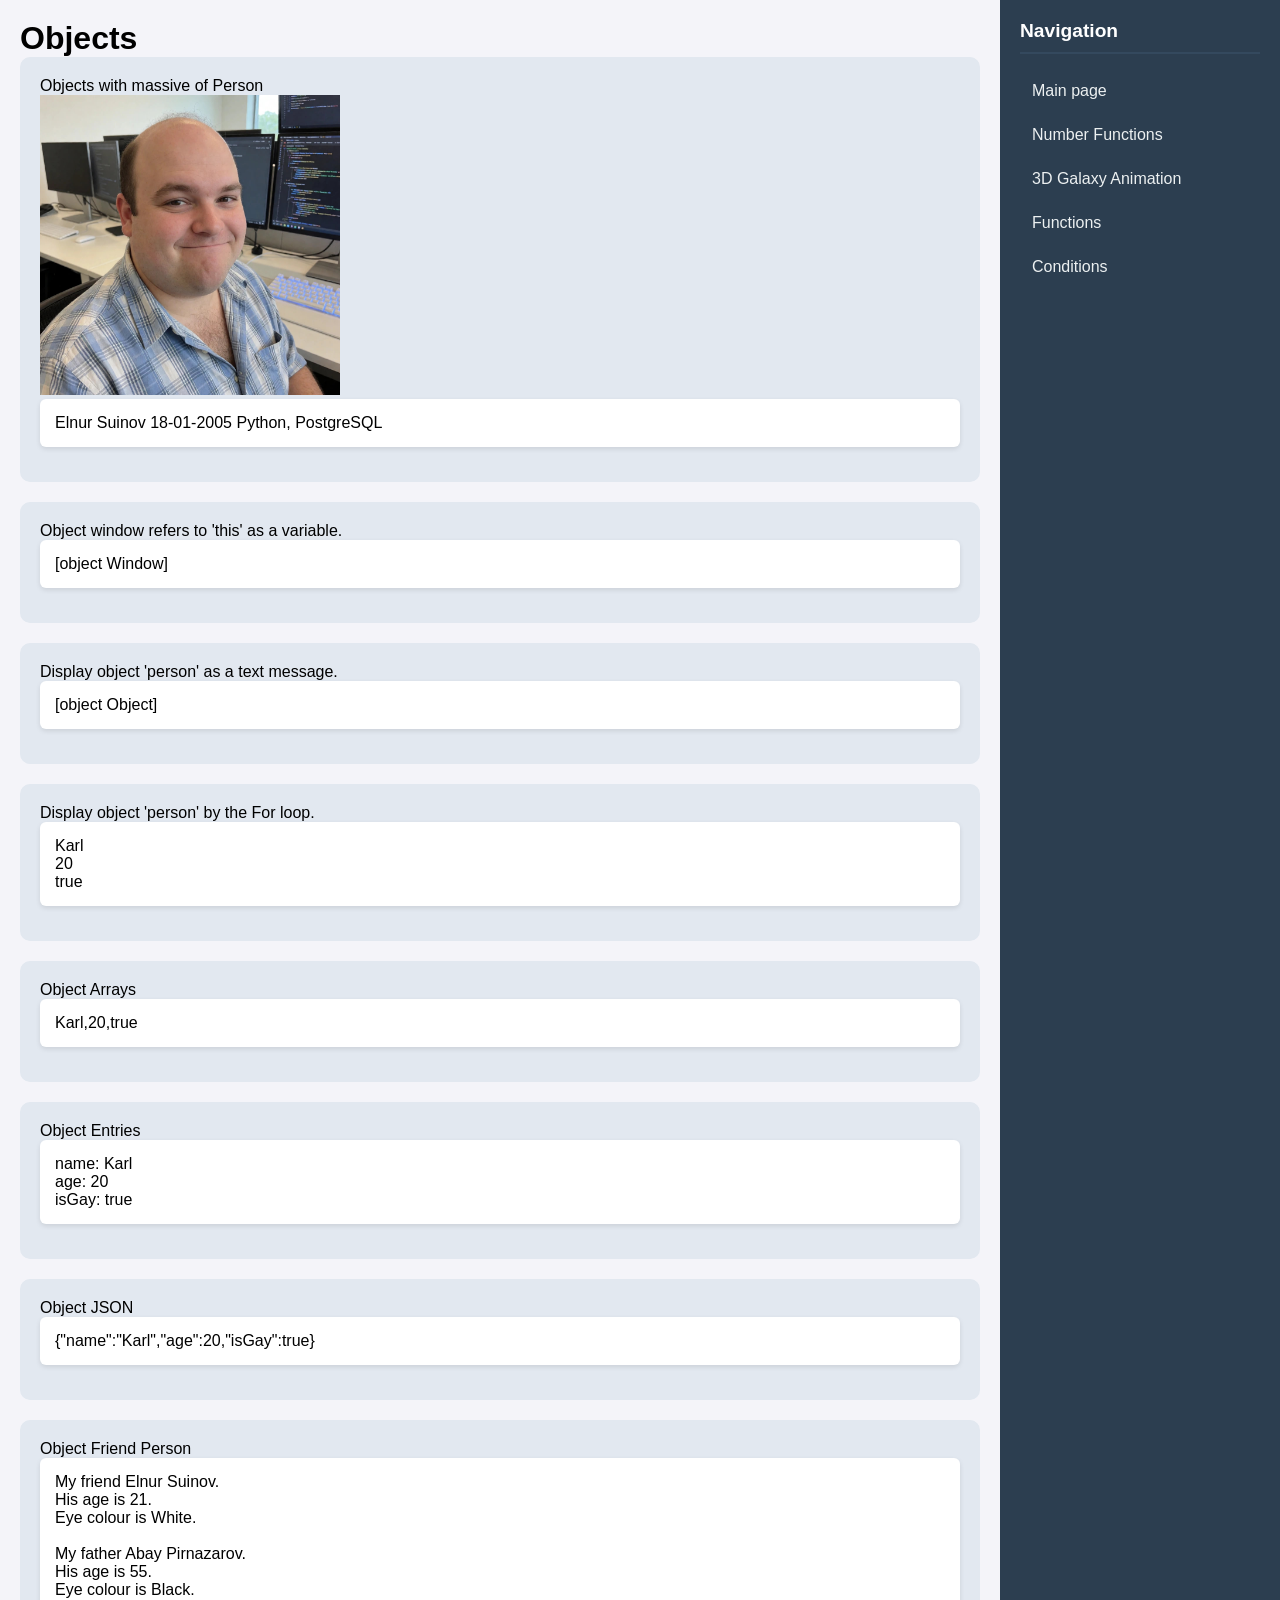
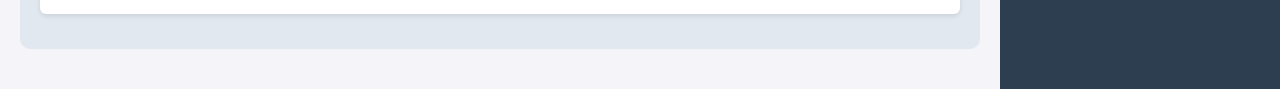
<file: objects.html>
<!DOCTYPE html>
<html lang="ru">
<head>
  <meta charset="UTF-8">
  <title>Timers</title>
  <!-- Подключаем общий CSS -->
  <link rel="stylesheet" href="static/sidebar.css">
  <script src="scripts/objects.js" defer></script>
  <script src="scripts/main.js" defer></script>
</head>
<body>

  <div class="layout">
    <!-- Уникальный контент текущей страницы -->
    <main class="main-content">
      <h1>Objects</h1>
      <div class="parent-block"> 
        <p>Objects with massive of Person</p>
        <img src="img/photo_2026-09-25_17-25-44.jpg" alt="полу лысый парень, в рубашке, немного полный, волосатая грудь, улыбка странная, работает программистом, 21 год" style="width: 300px;">
        <div class="child-block">
          <p id="objectPerson"></p>
        </div>
      </div>
      <div class="parent-block"> 
        <p>Object window refers to 'this' as a variable.</p>
        <div class="child-block">
          <p id="objectWindow"></p>
        </div>
      </div>
      <div class="parent-block"> 
        <p>Display object 'person' as a text message.</p>
        <div class="child-block">
          <p id="objectDisplay"></p>
        </div>
      </div>
      <div class="parent-block"> 
        <p>Display object 'person' by the For loop.</p>
        <div class="child-block">
          <p id="objectLoop"></p>
        </div>
      </div>
      <div class="parent-block"> 
        <p>Object Arrays</p>
        <div class="child-block">
          <p id="objectValues"></p>
        </div>
      </div>
      <div class="parent-block"> 
        <p>Object Entries</p>
        <div class="child-block">
          <p id="objectEntries"></p>
        </div>
      </div>
      <div class="parent-block"> 
        <p>Object JSON</p>
        <div class="child-block">
          <p id="objectJson"></p>
        </div>
      </div>
      <div class="parent-block"> 
        <p>Object Friend Person</p>
        <div class="child-block">
          <p id="personProperties"></p>
        </div>
      </div>
    
    </main>


    <!-- Общий сайдбар -->
    <aside class="sidebar">
      <h2>Navigation</h2>
      <ul class="sidebar-nav">
        <li><a href="index.html">Main page</a></li>
        <li><a href="number.html">Number Functions</a></li>
        <li><a href="galaxy.html">3D Galaxy Animation</a></li>
        <li><a href="function.html">Functions</a></li>
        <li><a href="condition.html">Conditions</a></li>
      </ul>
    </aside>
  </div>

</body>
</html>
</file>
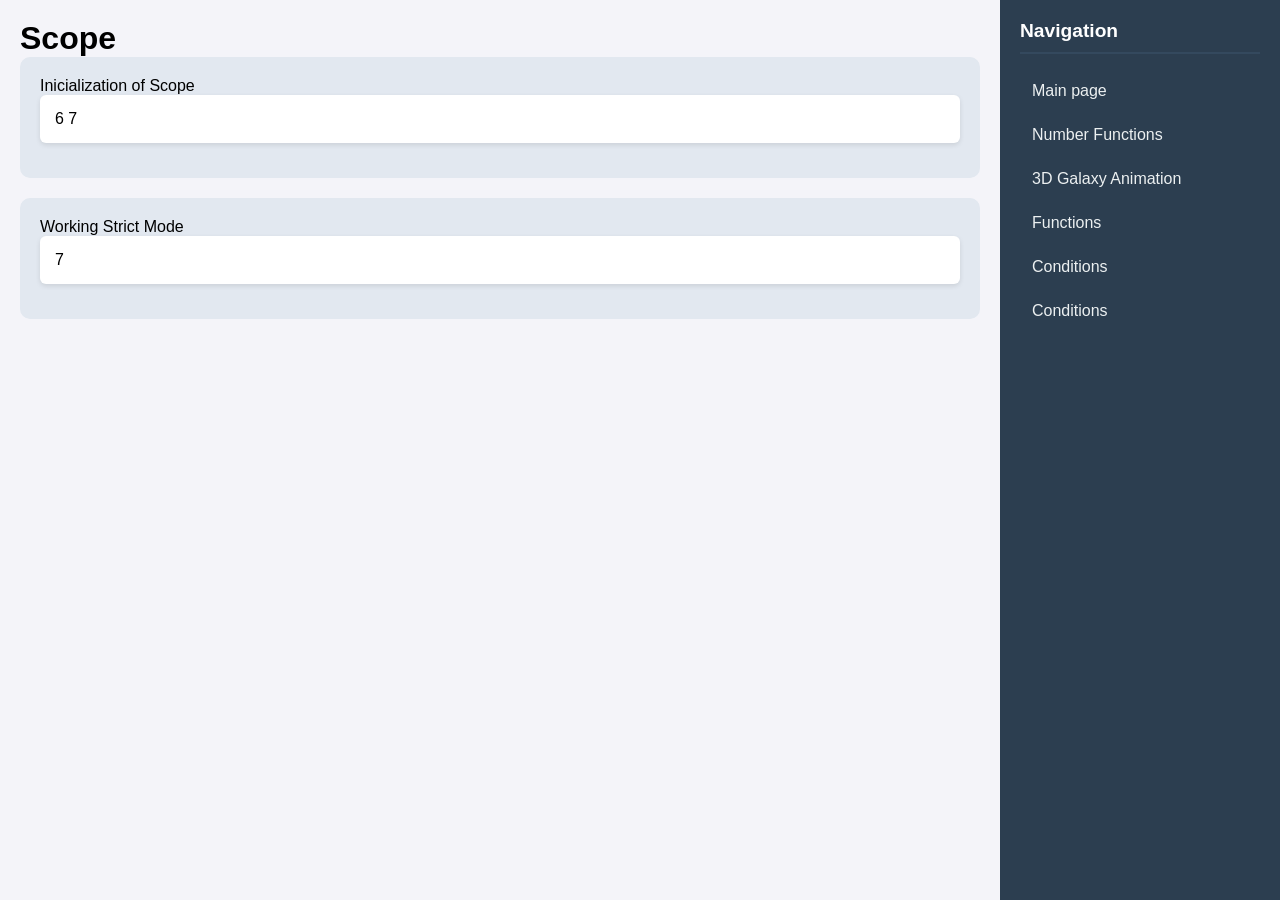
<file: scope.html>
<!DOCTYPE html>
<html lang="ru">
<head>
  <meta charset="UTF-8">
  <title>Timers</title>
  <!-- Подключаем общий CSS -->
  <link rel="stylesheet" href="static/sidebar.css">
  <script src="scripts/scope.js" defer></script>
  <script src="scripts/main.js" defer></script>
</head>
<body>

  <div class="layout">
    <!-- Уникальный контент текущей страницы -->
    <main class="main-content">
      <h1>Scope</h1>
      <div class="parent-block"> 
        <p>Inicialization of Scope</p>
        <div class="child-block">
          <p id="scopeInit"></p>
        </div>
      </div>
      <div class="parent-block"> 
        <p>Working Strict Mode</p>
        <div class="child-block">
          <p id="strictMode"></p>
        </div>
      </div>

    </main>


    <!-- Общий сайдбар -->
    <aside class="sidebar">
      <h2>Navigation</h2>
      <ul class="sidebar-nav">
        <li><a href="index.html">Main page</a></li>
        <li><a href="number.html">Number Functions</a></li>
        <li><a href="galaxy.html">3D Galaxy Animation</a></li>
        <li><a href="function.html">Functions</a></li>
        <li><a href="condition.html">Conditions</a></li>
        <li><a href="objects.html">Conditions</a></li>
      </ul>
    </aside>
  </div>

</body>
</html>
</file>
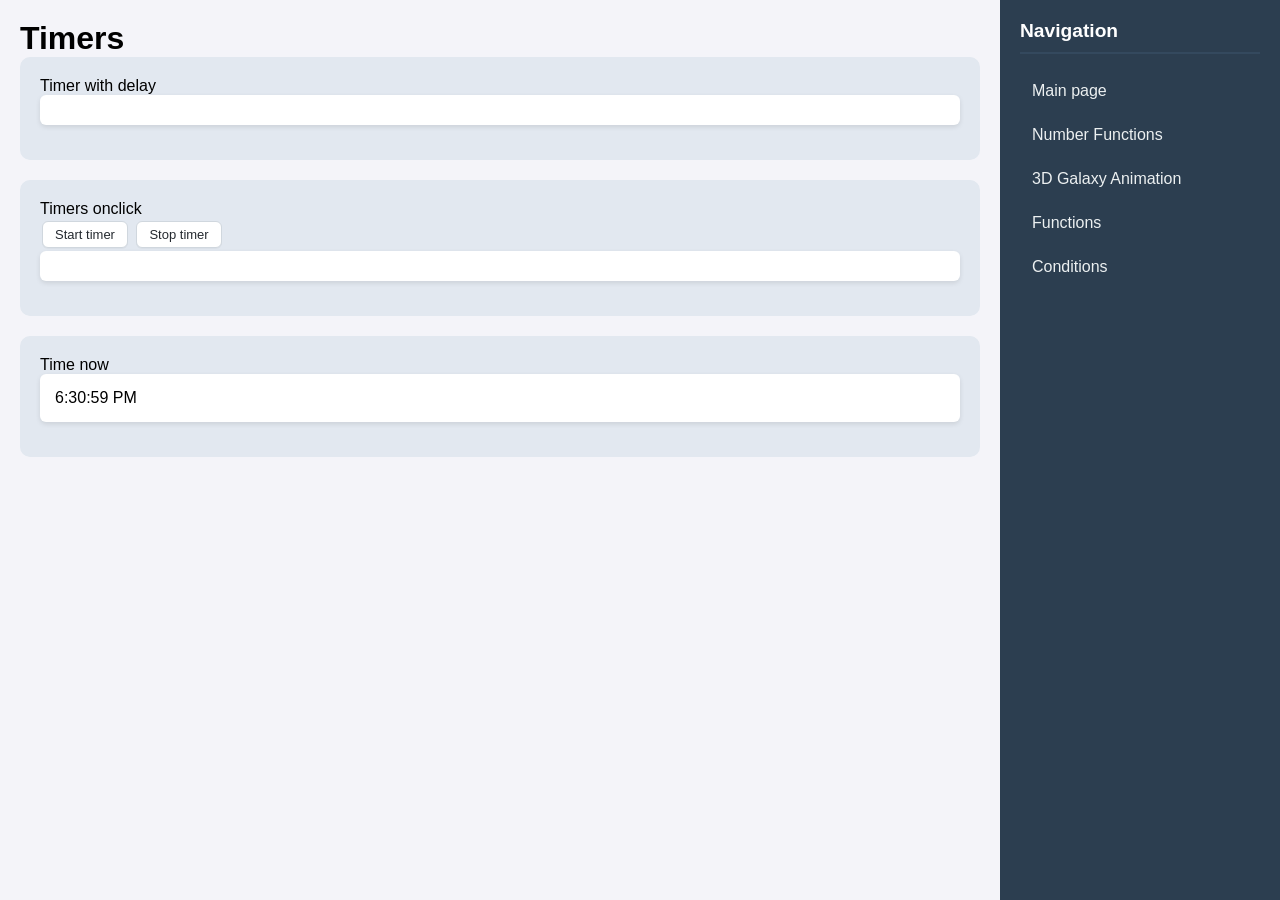
<file: timers.html>
<!DOCTYPE html>
<html lang="ru">
<head>
  <meta charset="UTF-8">
  <title>Timers</title>
  <!-- Подключаем общий CSS -->
  <link rel="stylesheet" href="static/sidebar.css">
  <script src="scripts/timers.js" defer></script>
  <script src="scripts/main.js" defer></script>
</head>
<body>

  <div class="layout">
    <!-- Уникальный контент текущей страницы -->
    <main class="main-content">
      <h1>Timers</h1>
      <div class="parent-block"> 
        <p>Timer with delay</p>
        <div class="child-block">
          <p id="timers"></p>
        </div>
      </div>
      <div class="parent-block"> 
        <p>Timers onclick</p>
        <button onclick="startTimer()">Start timer</button>
        <button onclick="stopTimer()">Stop timer</button>
        <div class="child-block">
          <p id="timer"></p>
        </div>
      </div>
      <div class="parent-block"> 
        <p>Time now</p>
        <div class="child-block">
          <p id="showTimer"></p>
        </div>
      </div>
    
    </main>


    <!-- Общий сайдбар -->
    <aside class="sidebar">
      <h2>Navigation</h2>
      <ul class="sidebar-nav">
        <li><a href="index.html">Main page</a></li>
        <li><a href="number.html">Number Functions</a></li>
        <li><a href="galaxy.html">3D Galaxy Animation</a></li>
        <li><a href="function.html">Functions</a></li>
        <li><a href="condition.html">Conditions</a></li>
      </ul>
    </aside>
  </div>

</body>
</html>
</file>
<file: static/sidebar.css>
* {
      box-sizing: border-box;
      margin: 0;
      padding: 0;
      font-family: Arial, sans-serif;
    }

    /* Контейнер для размещения основного контента и сайдбара */
    .layout {
      display: flex;
      min-height: 100vh;
    }

    /* Основной контент слева */
    .main-content {
      flex: 1;
      padding: 20px;
      background-color: #f4f4f9;
    }

    /* Боковая панель справа */
    .sidebar {
      width: 280px;
      background-color: #2c3e50;
      color: #fff;
      padding: 20px;
      display: flex;
      flex-direction: column;
      gap: 20px;
    }

    .sidebar h2 {
      font-size: 1.2rem;
      border-bottom: 2px solid #34495e;
      padding-bottom: 10px;
    }

    .sidebar-nav {
      list-style: none;
    }

    .sidebar-nav li {
      margin-bottom: 10px;
    }

    .sidebar-nav a {
      color: #ecf0f1;
      text-decoration: none;
      display: block;
      padding: 8px 12px;
      border-radius: 4px;
      transition: background 0.3s;
    }

    .sidebar-nav a:hover {
      background-color: #34495e;
    }

    /* Адаптивность для мобильных устройств */
    @media (max-width: 768px) {
      .layout {
        flex-direction: column;
      }

      .sidebar {
        width: 100%;
        order: -1; /* Помещает сайдбар наверх на мобильных (уберите, если он должен быть внизу) */
      }
    }

/* Современная минималистичная кнопка */
.main-content button {
  background-color: #ffffff;
  border: 1px solid #d0d7de;
  border-radius: 6px;
  color: #24292f;
  font-size: 13px;
  padding: 5px 12px;
  margin: 3px 2px;
  cursor: pointer;
  transition: 0.15s ease;
  box-shadow: 0 1px 0 rgba(27,31,36,0.04);
}

.main-content button:hover {
  background-color: #f6f8fa;
  border-color: #0969da;
  color: #0969da;
}

.main-content button:active {
  background-color: hsla(220, 14%, 93%, 1);
}

/* Внешний родительский блок */
.parent-block {
  background-color: #e2e8f0;
  padding: 20px;            /* Отступ, чтобы внутренний блок не лип к краям */
  border-radius: 10px;
  margin-bottom: 20px;
}

/* Вложенный дочерний блок */
.child-block {
  background-color: #ffffff;
  padding: 15px;
  border-radius: 6px;
  box-shadow: 0 2px 5px rgba(0, 0, 0, 0.1);
  margin-bottom: 15px;
}
</file>
